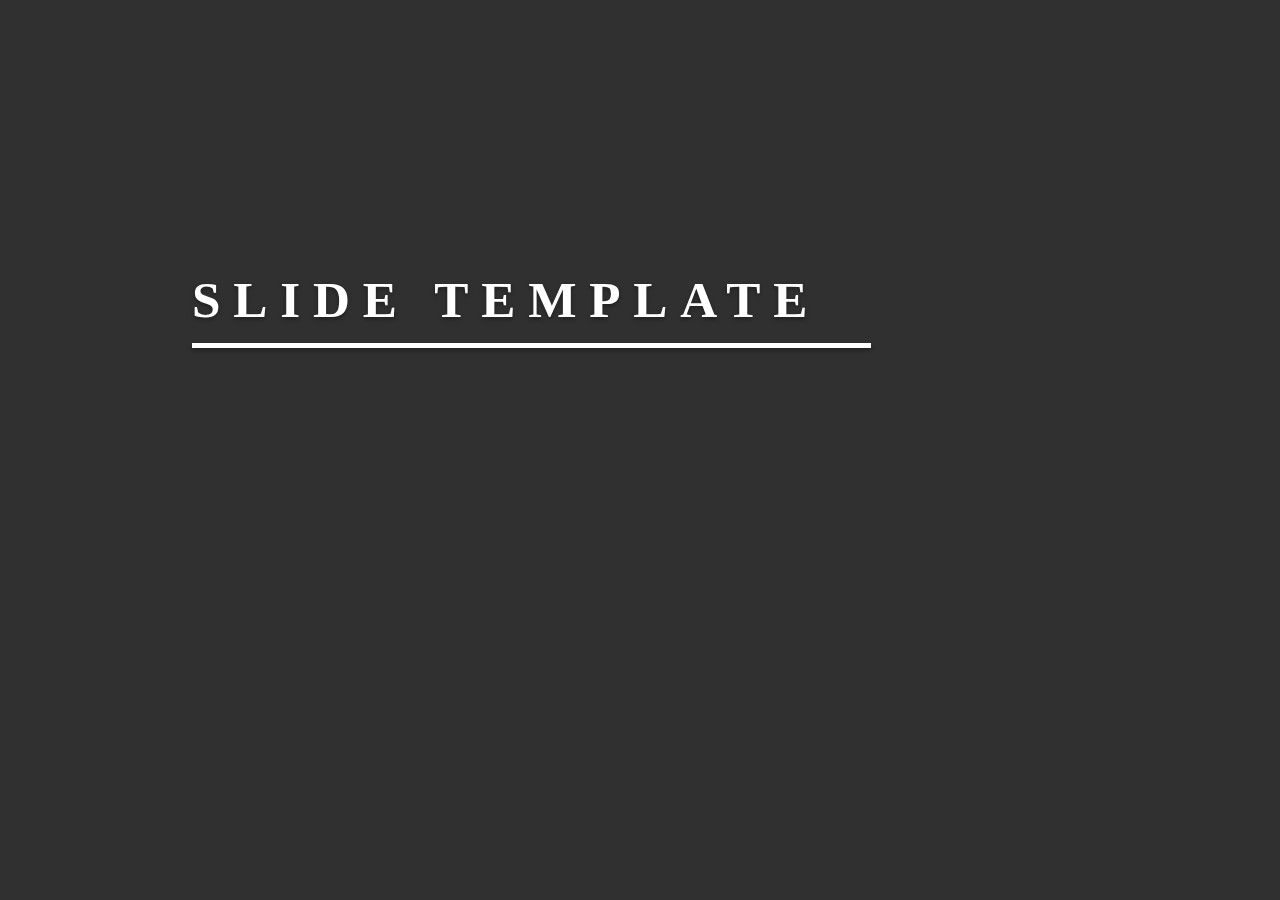
<file: index.html>
<!DOCTYPE html>
<html lang="en">

<head>
	<meta charset="UTF-8">
	<meta http-equiv="X-UA-Compatible" content="IE=edge">
	<meta name="viewport" content="width=device-width, initial-scale=1.0">
	<link rel="stylesheet" href="1.css">

	<title>Document</title>
</head>
<body>

	<div class="block">
		<div class="bg"></div>
		<h1 class="title">Slide Template</h1>
	</div>

</body>
</html>
</file>
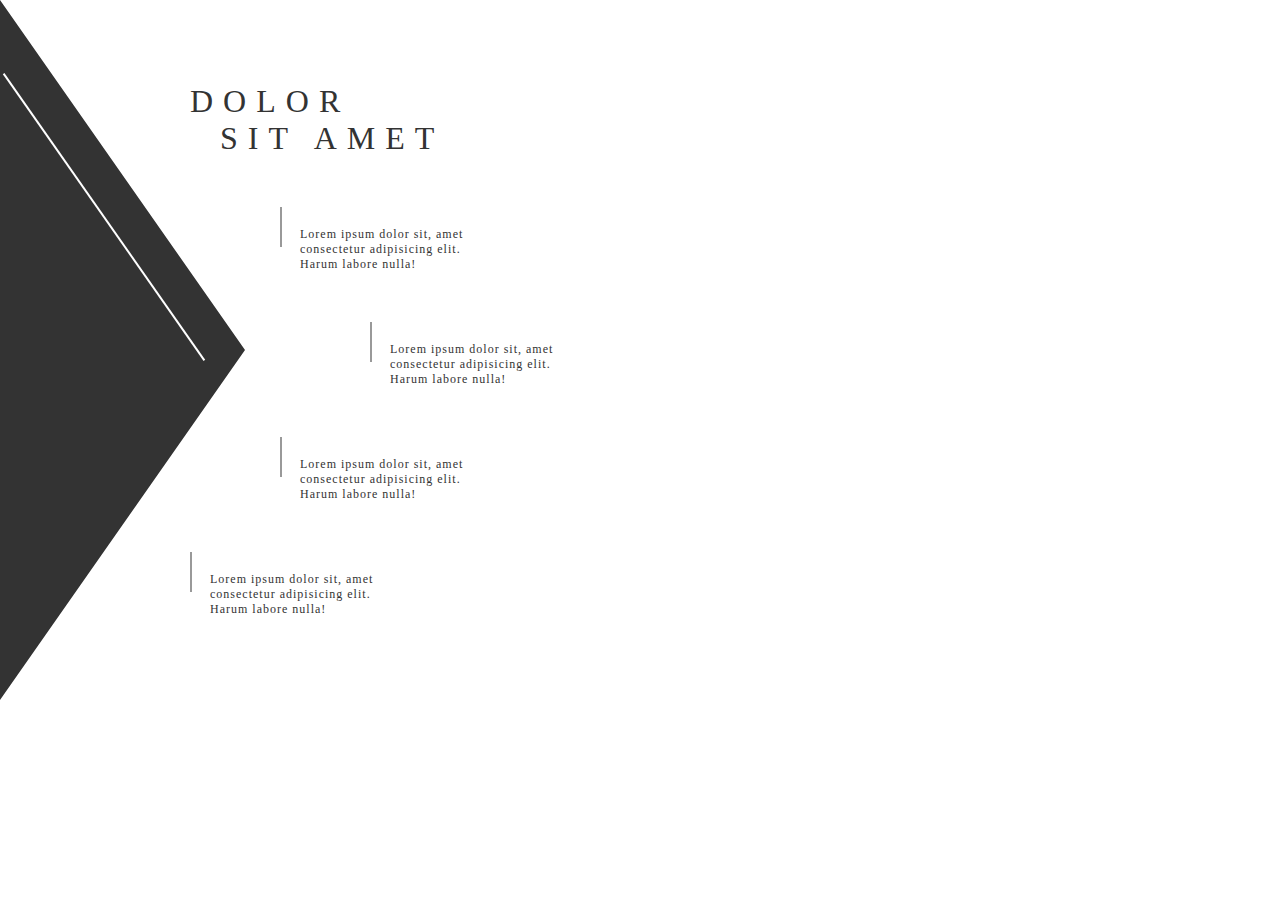
<file: 2.html>
<!DOCTYPE html>
<html lang="en">

<head>
    <meta charset="UTF-8">
    <meta http-equiv="X-UA-Compatible" content="IE=edge">
    <meta name="viewport" content="width=device-width, initial-scale=1.0">
    <link rel="stylesheet" href="2.css">
    <title>Document</title>
</head>

<body>
    <div class="block">
        <div>
            <div class="line"></div>
        </div>
        <div>
            <div class="list">
                <div class="title">
                    <span>Dolor</span>
                    <span> Sit Amet</span>
                </div>
                
                <div class="list">
                    <div class="item">
                        Lorem ipsum dolor sit, amet consectetur adipisicing elit.
                        Harum labore nulla!
                    </div>
                    <div class="list">
                        <div class="item">
                            Lorem ipsum dolor sit, amet consectetur adipisicing elit.
                            Harum labore nulla!
                        </div>
                    </div>
                    <div class="item">
                        Lorem ipsum dolor sit, amet consectetur adipisicing elit.
                        Harum labore nulla!
                    </div>
                </div>
                <div class="item">
                    Lorem ipsum dolor sit, amet consectetur adipisicing elit.
                    Harum labore nulla!
                </div>
            </div>
        </div>

        <div></div>
    </div>
</body>

</html>
</file>
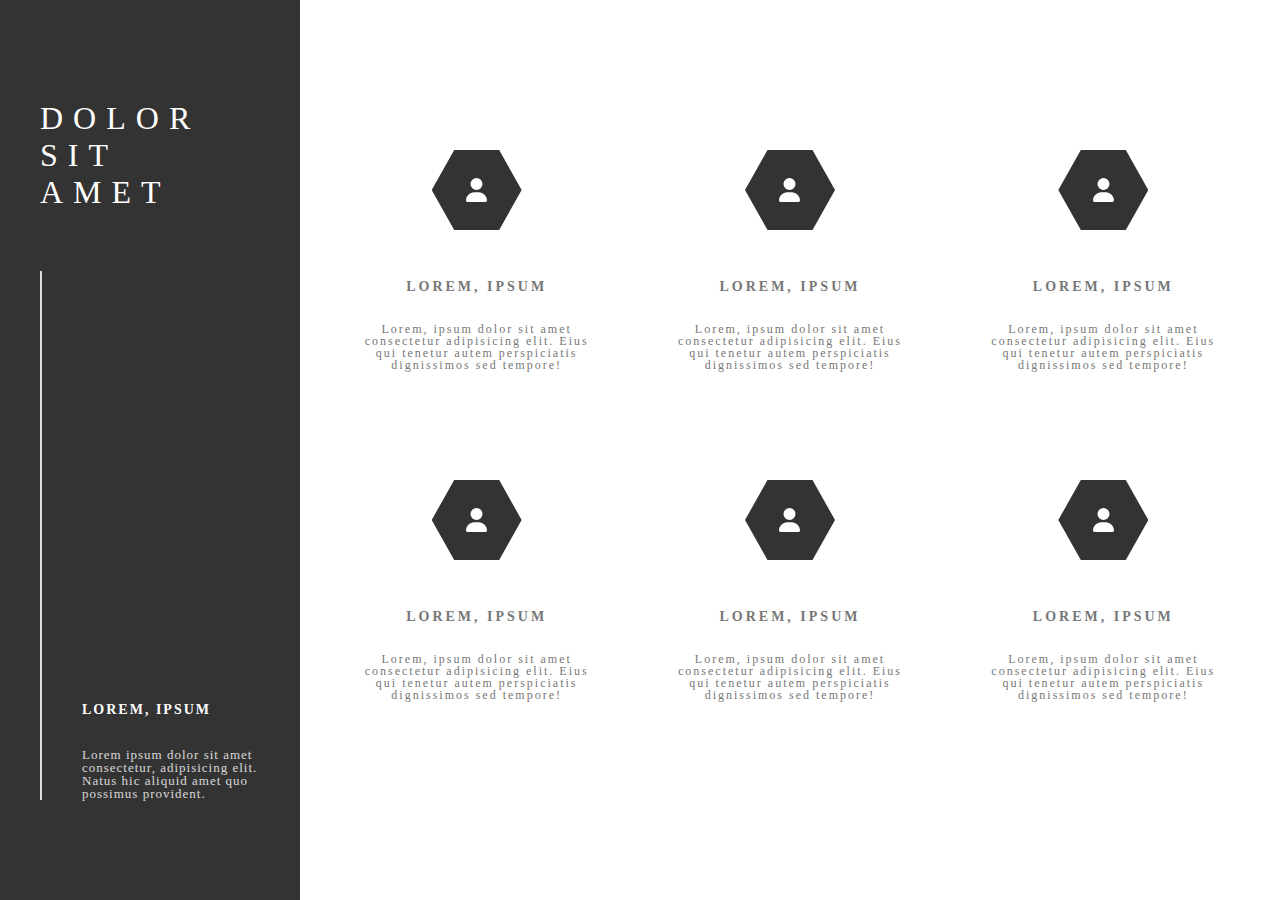
<file: 3.html>
<!DOCTYPE html>
<html lang="en">
<head>
    <meta charset="UTF-8">
    <meta http-equiv="X-UA-Compatible" content="IE=edge">
    <meta name="viewport" content="width=device-width, initial-scale=1.0">
    <link rel="stylesheet" href="3.css">
    <title>Document</title>
</head>
<body>
    <div class="block">
        <div class="block__left">
            <h1 class="title">
                Dolor<br>Sit<br>Amet
            </h1>
            <div class="content__left">
                <h3 class="content__title">Lorem, ipsum</h3>
                <p class="content__text">
                    Lorem ipsum dolor sit amet consectetur, adipisicing elit. 
                    Natus hic aliquid amet quo possimus provident.
                </p>
            </div>
        </div>

        <div class="block__right">
            <div class="card">
                <div class="card__img">
                    <svg viewBox="0 0 448 512">
                        <path d="M224 256A128 128 0 1 0 224 0a128 128 0 1 0 0 256zm-45.7 48C79.8 304 0 383.8 0 482.3C0 498.7 13.3 512 29.7 512H418.3c16.4 0 29.7-13.3 29.7-29.7C448 383.8 368.2 304 269.7 304H178.3z"/>
                    </svg>
                </div>
                <h3 class="cars__title">Lorem, ipsum</h3>
                <p class="card__text">
                    Lorem, ipsum dolor sit amet consectetur adipisicing elit. Eius qui tenetur autem perspiciatis dignissimos sed tempore!
                </p>
            </div>
            <div class="card">
                <div class="card__img">
                    <svg viewBox="0 0 448 512">
                        <path d="M224 256A128 128 0 1 0 224 0a128 128 0 1 0 0 256zm-45.7 48C79.8 304 0 383.8 0 482.3C0 498.7 13.3 512 29.7 512H418.3c16.4 0 29.7-13.3 29.7-29.7C448 383.8 368.2 304 269.7 304H178.3z"/>
                    </svg>
                </div>
                <h3 class="cars__title">Lorem, ipsum</h3>
                <p class="card__text">
                    Lorem, ipsum dolor sit amet consectetur adipisicing elit. Eius qui tenetur autem perspiciatis dignissimos sed tempore!
                </p>
            </div>
            <div class="card">
                <div class="card__img">
                    <svg viewBox="0 0 448 512">
                        <path d="M224 256A128 128 0 1 0 224 0a128 128 0 1 0 0 256zm-45.7 48C79.8 304 0 383.8 0 482.3C0 498.7 13.3 512 29.7 512H418.3c16.4 0 29.7-13.3 29.7-29.7C448 383.8 368.2 304 269.7 304H178.3z"/>
                    </svg>
                </div>
                <h3 class="cars__title">Lorem, ipsum</h3>
                <p class="card__text">
                    Lorem, ipsum dolor sit amet consectetur adipisicing elit. Eius qui tenetur autem perspiciatis dignissimos sed tempore!
                </p>
            </div>
            <div class="card">
                <div class="card__img">
                    <svg viewBox="0 0 448 512">
                        <path d="M224 256A128 128 0 1 0 224 0a128 128 0 1 0 0 256zm-45.7 48C79.8 304 0 383.8 0 482.3C0 498.7 13.3 512 29.7 512H418.3c16.4 0 29.7-13.3 29.7-29.7C448 383.8 368.2 304 269.7 304H178.3z"/>
                    </svg>
                </div>
                <h3 class="cars__title">Lorem, ipsum</h3>
                <p class="card__text">
                    Lorem, ipsum dolor sit amet consectetur adipisicing elit. Eius qui tenetur autem perspiciatis dignissimos sed tempore!
                </p>
            </div>
            <div class="card">
                <div class="card__img">
                    <svg viewBox="0 0 448 512">
                        <path d="M224 256A128 128 0 1 0 224 0a128 128 0 1 0 0 256zm-45.7 48C79.8 304 0 383.8 0 482.3C0 498.7 13.3 512 29.7 512H418.3c16.4 0 29.7-13.3 29.7-29.7C448 383.8 368.2 304 269.7 304H178.3z"/>
                    </svg>
                </div>
                <h3 class="cars__title">Lorem, ipsum</h3>
                <p class="card__text">
                    Lorem, ipsum dolor sit amet consectetur adipisicing elit. Eius qui tenetur autem perspiciatis dignissimos sed tempore!
                </p>
            </div>
            <div class="card">
                <div class="card__img">
                    <svg viewBox="0 0 448 512">
                        <path d="M224 256A128 128 0 1 0 224 0a128 128 0 1 0 0 256zm-45.7 48C79.8 304 0 383.8 0 482.3C0 498.7 13.3 512 29.7 512H418.3c16.4 0 29.7-13.3 29.7-29.7C448 383.8 368.2 304 269.7 304H178.3z"/>
                    </svg>
                </div>
                <h3 class="cars__title">Lorem, ipsum</h3>
                <p class="card__text">
                    Lorem, ipsum dolor sit amet consectetur adipisicing elit. Eius qui tenetur autem perspiciatis dignissimos sed tempore!
                </p>
            </div>
        </div>
    </div>
</body>
</html>
</file>
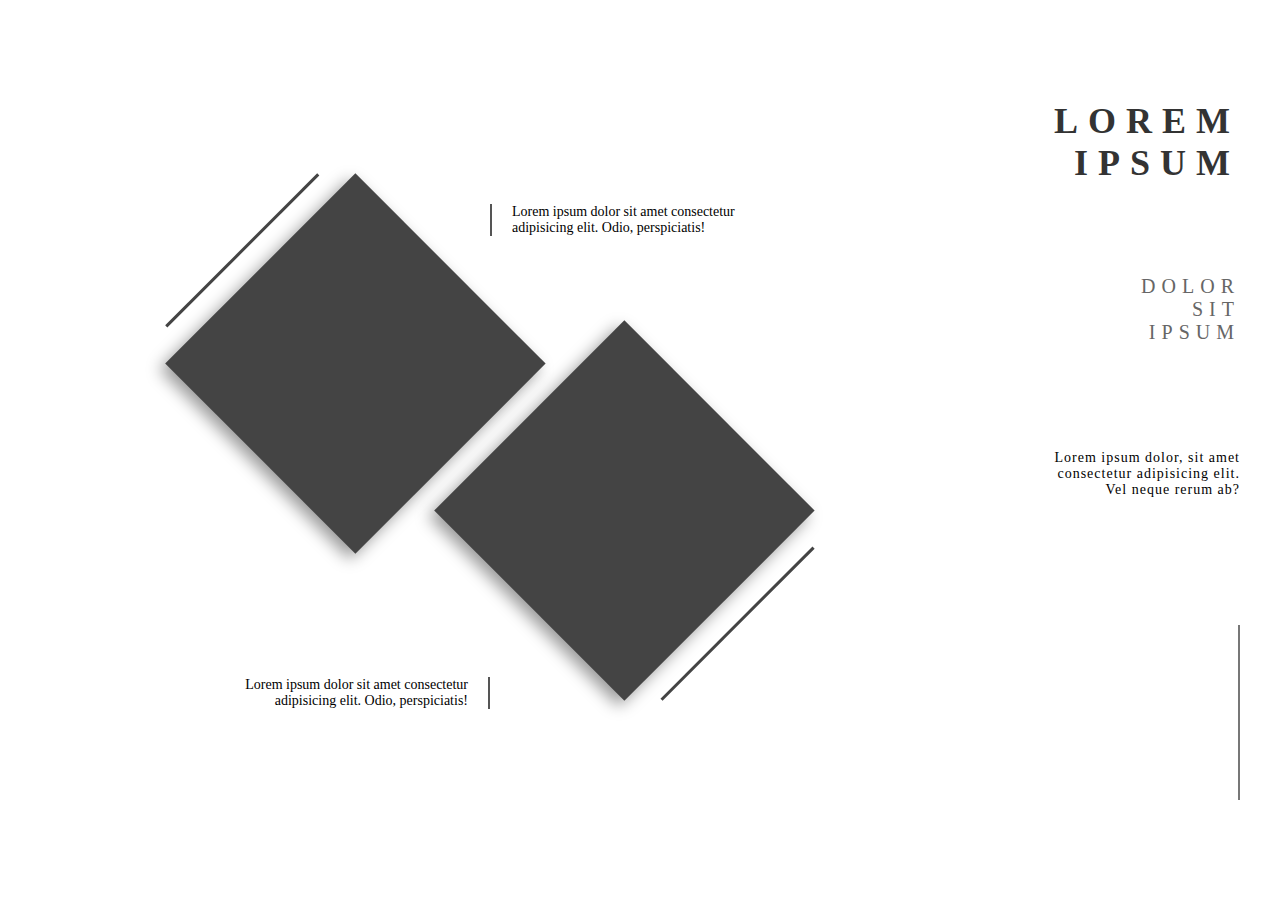
<file: 4.html>
<!DOCTYPE html>
<html lang="en">

<head>
    <meta charset="UTF-8">
    <meta http-equiv="X-UA-Compatible" content="IE=edge">
    <meta name="viewport" content="width=device-width, initial-scale=1.0">
    <link rel="stylesheet" href="4.css">
    <title>Document</title>
</head>

<body>
    <div class="block">
        <div class="block__left">
            <div>
                <div class="square">
                    <div class="square__bg-wrap">
                        <div class="square__bg" 
                            style="background-image: url('https://wallpapers-fenix.eu/full/180625/080502777.jpg');">
                        </div>
                    </div>
                </div>
                <div class="text">
                    Lorem ipsum dolor sit amet consectetur adipisicing elit.
                    Odio, perspiciatis!
                </div>
            </div> 

            <div>
                <div class="text">
                    Lorem ipsum dolor sit amet consectetur adipisicing elit.
                    Odio, perspiciatis!
                </div>
                <div class="square">
                    <div class="square__bg-wrap">
                        <div class="square__bg"
                            style="background-image: url('https://walldeco.ua/img/archive/12/36599.jpg');">
                        </div>
                    </div>
                </div>
            </div>
        </div> 
        
        <div class="block__right">
            <h1 class="title">
                Lorem<br>ipsum
            </h1>
            <div class="lable">
                dolor<br>sit<br>ipsum
            </div>
            <p class="block__right-text">
                Lorem ipsum dolor, sit amet consectetur adipisicing elit. Vel neque rerum ab?
            </p>
            <div class="line"></div>
        </div>
    </div>   

</body>

</html>
</file>
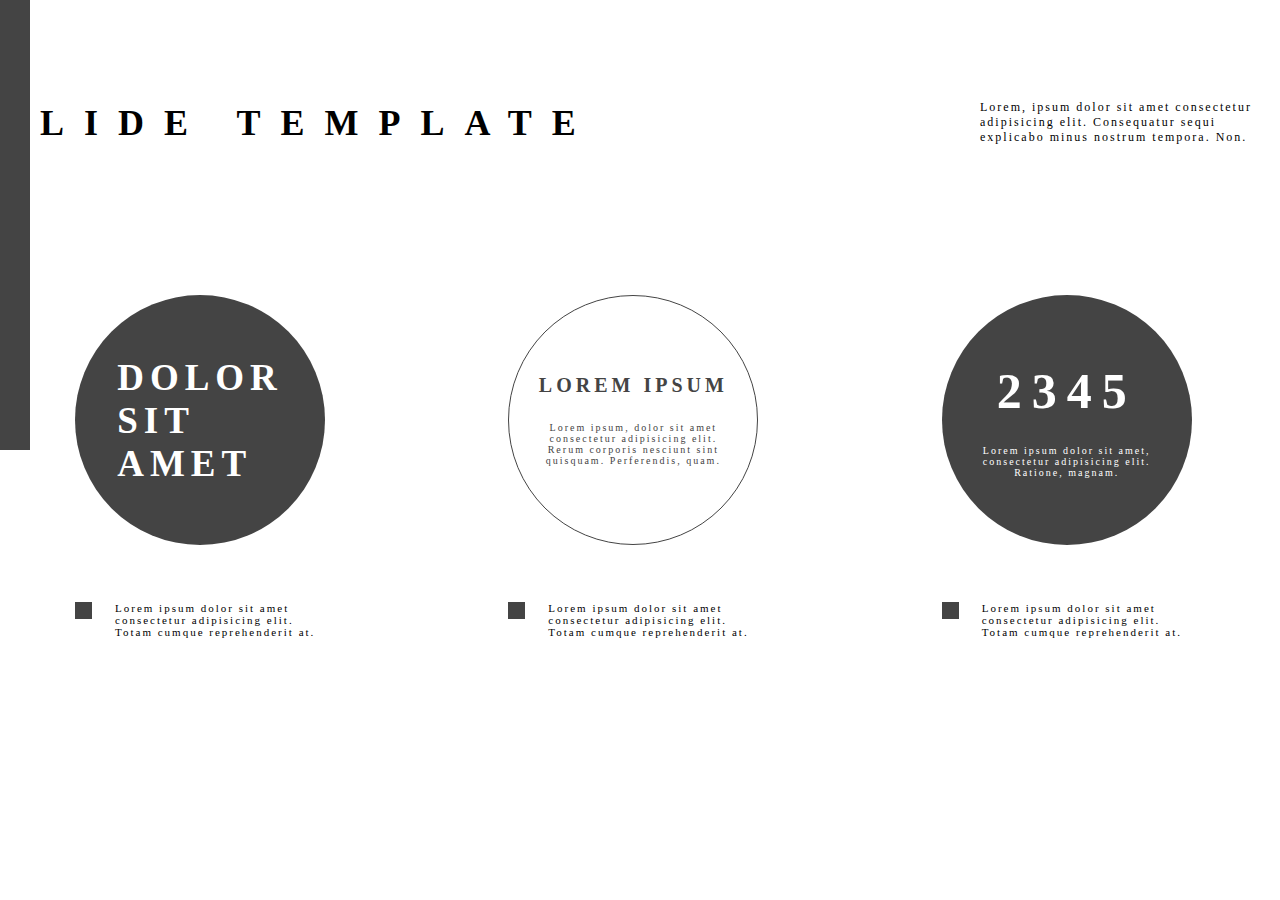
<file: 5.html>
<!DOCTYPE html>
<html lang="en">

<head>
    <meta charset="UTF-8">
    <meta http-equiv="X-UA-Compatible" content="IE=edge">
    <meta name="viewport" content="width=device-width, initial-scale=1.0">
    <link rel="stylesheet" href="5.css">
    <title>Document</title>
</head>

<body>
    <div class="line"></div>
    <div class="container">

        <div class="content__top">
            <ul class="content__top-list">
                <h1 class="title">Slide Template</h1>
                <p class="content__top-text">
                    Lorem, ipsum dolor sit amet consectetur adipisicing elit.
                    Consequatur sequi explicabo minus nostrum tempora. Non.
                </p>
            </ul>
        </div>

        <div class="content__bottom">
            <!-- FIRST -->
            <ul class="content__bottom-list">
                <div class="circle">
                    <li class="item__circle">
                        <h1 class="first__sircle-title">
                            dolor<br>sit<br>amet
                        </h1>
                    </li>
                </div>
                <p class="bottom-text">
                    Lorem ipsum dolor sit amet consectetur adipisicing elit.
                    Totam cumque reprehenderit at.
                </p>
            </ul>

            <!-- SECOND -->
            <ul class="content__bottom-list">                
                    <div class="circle second-sircle">
                        <li class="item__circle">
                            <h3 class="second__sircle-title">lorem ipsum</h3>
                            <p class="second__sircle-text">
                                Lorem ipsum, dolor sit amet consectetur adipisicing elit.
                                Rerum corporis nesciunt sint quisquam. Perferendis, quam.
                            </p>
                        </li>
                    </div>                
                    <p class="bottom-text">
                        Lorem ipsum dolor sit amet consectetur adipisicing elit.
                        Totam cumque reprehenderit at.
                    </p>
            </ul>

            <!-- THIRD -->
            <ul class="content__bottom-list">
                <div class="circle">
                    <li class="item__circle">
                        <h1 class="third__sircle-title">2345</h1>
                        <p class="third__sircle-text">
                            Lorem ipsum dolor sit amet, consectetur adipisicing elit.
                            Ratione, magnam.
                        </p>
                    </li>
                </div>
                <p class="bottom-text">
                    Lorem ipsum dolor sit amet consectetur adipisicing elit.
                    Totam cumque reprehenderit at.
                </p>
            </ul>
        </div>
    </div>
</body>

</html>
</file>
<file: 1.css>
* {
	margin: 0;
	box-sizing: border-box;
}

.block {
	--shadow: 0 2px 4px rgba(0, 0, 0, 0.4);
	height: 100vh;
	color: #fff;
	padding-top: 30vh;
	padding-left: 15vw;
	position: relative;
}

.bg {
	background: #444 url('https://7themes.su/_ph/27/959590259.jpg');
	position: absolute;
	top: 0;
	right: 0;
	bottom: 0;
	left: 0;
	z-index: -1;
	filter: saturate(80%) brightness(70%);
}

.title {
	display: inline-block;
	font-size: 4vw;
	letter-spacing: 1vw;
	text-transform: uppercase;	
	text-shadow: var(--shadow);
	position: relative;
}

.title::after {
	content: '';
	display: block;	
	position: absolute;
	bottom: -1.5vw;
	left: 0;
	right: -4vw;
	height: 0.4vw;
	box-shadow: var(--shadow);
	background-color: #fff;
}

/* 
	1. Створив змінну --shadow з тінню, щоб текст заголовку, більш чітко виділявся.
*/
</file>
<file: 2.css>
* {
    margin: 0;
    box-sizing: border-box;
}

.block {
    height: 700px;
    display: grid;
    grid-template-columns: repeat(3, 1fr);
    overflow: hidden;
}

.block > div {
    width: 700px;
    background-color: #333;
    position: relative;
    left: -50%;
    z-index: 1;
}


.block > div:nth-child(2) {
    left: -100%;
    background-color: #fff;
    clip-path: polygon(65% 0%, 100% 50%, 65% 100%, 0% 100%, 35% 50%, 0% 0%);
    width: 700px;
    z-index: 2;
    display: grid;
    align-items: center;
    padding: 0 100px;
}

.block > div:nth-child(3) {
    width: 80vw;
    left: -100%;
    background: url('https://wallpapers-fenix.eu/full/141215/212325284.jpg') 100% 50% / cover;
    transition: all 0.5s ease-in-out;
    z-index: 0;
}

.line {
    position: absolute;
    top: 6%;
    height: 50%;
    right: 35%;
    width: 2px;
    background-color: #fff;
    transform: rotate(-35deg);
}

.list {
    margin-left: 90px;
}

.list:first-child {
    margin-top: 70px;
}

.list *:not(.list) {
    margin-bottom: 70px;
}

.title {
    font-size: 32px;
    text-transform: uppercase;
    letter-spacing: 10px;
    color: #333;
}

.title span:last-child {
    display: block;
    margin-left: 30px;
}

.item {
    max-width: 200px;
    font-size: 12px;
    letter-spacing: 1px;
    position: relative;
    padding-left: 20px;
    color: #333;
}

.item::before {
    content: '';
    display: block;
    position: absolute;
    width: 2px;
    left: 0px;
    top: -20px;
    height: 40px;
    background-color: #999;
}


@media (max-width: 1180px) {
    .block > div:nth-child(3) {
        left: -120vw;
        width: 100vw;
    }
}
</file>
<file: 3.css>
* {
    margin: 0;
    box-sizing: border-box;
}

.block {
    height: 100vh;
    display: grid;
    grid-template-columns: 300px 1fr;
}

.block__left {
    background-color: #333;
    color: #fff;
    padding: 100px 40px;
    display: grid;
    grid-template-rows: auto 1fr;
}

.title {
    font-weight:400;
    text-transform: uppercase;
    letter-spacing: 10px;
}

.content__left {
    display: grid;
    align-content: end;
    border-left: 2px solid #ddd;
    padding-left: 40px;
    margin-top: 60px;
}

.content__title {
    font-size: 14px;
    text-transform: uppercase;
    letter-spacing: 2px;
    margin-bottom: 30px;
}

.content__text {
    font-size: 13px;
    letter-spacing: 1px;
    line-height: 1em;
    opacity: 0.8;
}

.block__right {
    display: grid;
    grid-template-columns: repeat(3, 1fr);
    justify-items: center;
    padding: 150px 50px;
    grid-gap: 60px;
}

.card {
    width: 250px;
    height: 250px;
    display: grid;      
    justify-items: center;
    text-align: center; 
}

.card__img {
    width: 90px;
    height: 80px;
    background-color: #333;
    clip-path: polygon(25% 0%, 75% 0%, 100% 50%, 75% 100%, 25% 100%, 0% 50%);
    display: grid;
    align-items: center;
    justify-items: center;
    margin-bottom: 20px;
}

.card__img svg {
    width: 30%;
    height: 30%;
}

.card__img path {
    fill: #fff;
}

.cars__title {
    text-transform: uppercase;
    font-size: 14px;
    letter-spacing: 3px;
    color: #777;
}

.card__text {
    font-size: 12px;
    letter-spacing: 2px;
    color: #777;
    line-height: 1em;
}
</file>
<file: 4.css>
* {
    margin: 0;
    box-sizing: border-box;
}

.block {
    height: 100vh;
    display: grid;
    grid-template-columns: 1fr 300px;
}

.block__left {
    display: grid;
    grid-template-columns: repeat(2, 1fr);
    align-items: center;
}

.block__left > div {
    /* outline: 1px solid red; */
}

.block__left > div:first-child {
    justify-self: end;
    text-align: right;
}

.square {
    --size: 21vw;
    --deg: 45deg;
    position: relative;
    width: var(--size);
    height: var(--size);
    background-color: #444;
    transform: rotate(var(--deg));
    margin-top: 7vw;
    margin-bottom: 10vw;
    top: -4vw;
    box-shadow: 0 8px 16px rgba(0, 0, 0, 0.4);
}

.square::before {
    content: '';
    position: absolute;
    top: 10%;
    bottom: 10%;
    left: -10%;
    width: 3px;
    background-color: #444;
}

.square:first-child {
    
}

.square:last-child {
    margin-top: 15vw;
    margin-bottom: 0;
}

.square:last-child::before {
    left: initial;
    right: -10%;
}

.square__bg-wrap {
    height: 100%;
    overflow: hidden;
    display: grid;
    align-items: center;
    justify-items: center;
}

.square__bg {
    width: 150%;
    height: 150%;
    background-position: center;
    background-size: cover;
    transform: rotate(calc(var(--deg) * -1));
}

.text {
    font-size: 14px;
    max-width: 250px;
}

.text:last-child {
    margin-left: auto;
}

.text:first-child {
    border-left: 2px solid #555;
    padding-left: 20px;
}

.block__left > div:first-child .text {
    border-right: 2px solid #555;
    padding-right: 20px;
}

.block__right {
    text-align: right;
    padding: 100px 40px;
    text-transform: uppercase;
    display: grid;
    grid-auto-rows: 1fr;
    align-content: space-around;
    justify-items: end;
}

.title {
    font-size: 36px;
    letter-spacing: 10px;
    color: #333;
}

.lable {
    margin: 0 0 60px;
    font-size: 20px;
    letter-spacing: 6px;
    color: #666;
}

.block__right-text {
    text-transform: none;
    font-size: 14px;
    max-width: 200px;
    display: inline-block;
    letter-spacing: 1px;
}

.line {
    width: 2px;
    background-color: #777;
}
</file>
<file: 5.css>
* {
    margin: 0;
    padding: 0;
    box-sizing: border-box;
}

html,
body {
    height: 100%;
}


li {
    list-style-type: none;
}

.container {
    max-width: 1500px; 
    margin: 0 auto;   
}


.line {
    position: absolute;
    content: '';
    height: 50vh;
    width: 30px;
    top: 0;
    left: 0;
    background-color: #444;
}

.content__top {
    padding: 100px 0 150px;
    gap: 10px;
}

.content__top-list {
    display: flex;
    align-items: center;
    justify-content: space-between;
}

.title {
    font-size: 36px;
    text-transform: uppercase;
    letter-spacing: 20px;
}

.content__top-text {
    max-width: 300px;
    font-size: 12px;
    letter-spacing: 2px;
}

.content__bottom {
    padding-bottom: 100px;
    display: grid;
    grid-template-columns: repeat(3, 1fr);
    gap: 20px;
}

.content__bottom-list {
    --size: 400px;
    display: grid; 
    grid-template-rows: repeat(2, 1fr);
    justify-items: center;
    align-items: center;
    height: var(--size);
    width: var(--size);
}

.circle {
    --size: 250px;
    content: '';
    display: flex;
    align-items: center;
    justify-content: center;
    height: var(--size);
    width:  var(--size); 
    background-color: #444;
    border-radius: 50%;
}

.second-sircle {
    border: 1px solid #444;
    background-color: #fff;
}

.item__circle {
    max-width: 200px;
    color: #fff;
    display: grid;
    text-align: center;
}

.first__sircle-title {
    font-size: 37px;
    text-transform: uppercase;
    letter-spacing: 6px;
    text-align: left;
}

.second__sircle-title {
    text-transform: uppercase;
    font-size: 20px;
    letter-spacing: 4px;
    color: #444;
    margin-bottom: 25px;
}

.second__sircle-text {
    color: #444;
    font-size: 10px;
    letter-spacing: 2px;
    text-align: center;
}

.third__sircle-title {
    font-size: 50px;
    text-transform: uppercase;
    letter-spacing: 10px;
    margin-bottom: 25px;
}

.third__sircle-text {
    font-size: 10px;
    letter-spacing: 2px;
    text-align: center;
}

.bottom-text {
    max-width: 250px;
    position: relative;
    font-size: 11px;
    letter-spacing: 2px;    
    padding-left: 40px;
}

.bottom-text::before {
    --size: 17px;
    content: '';
    display: block;
    position: absolute;
    height: var(--size);
    width: var(--size);
    left: 0;
    background-color: #444;
}
</file>
